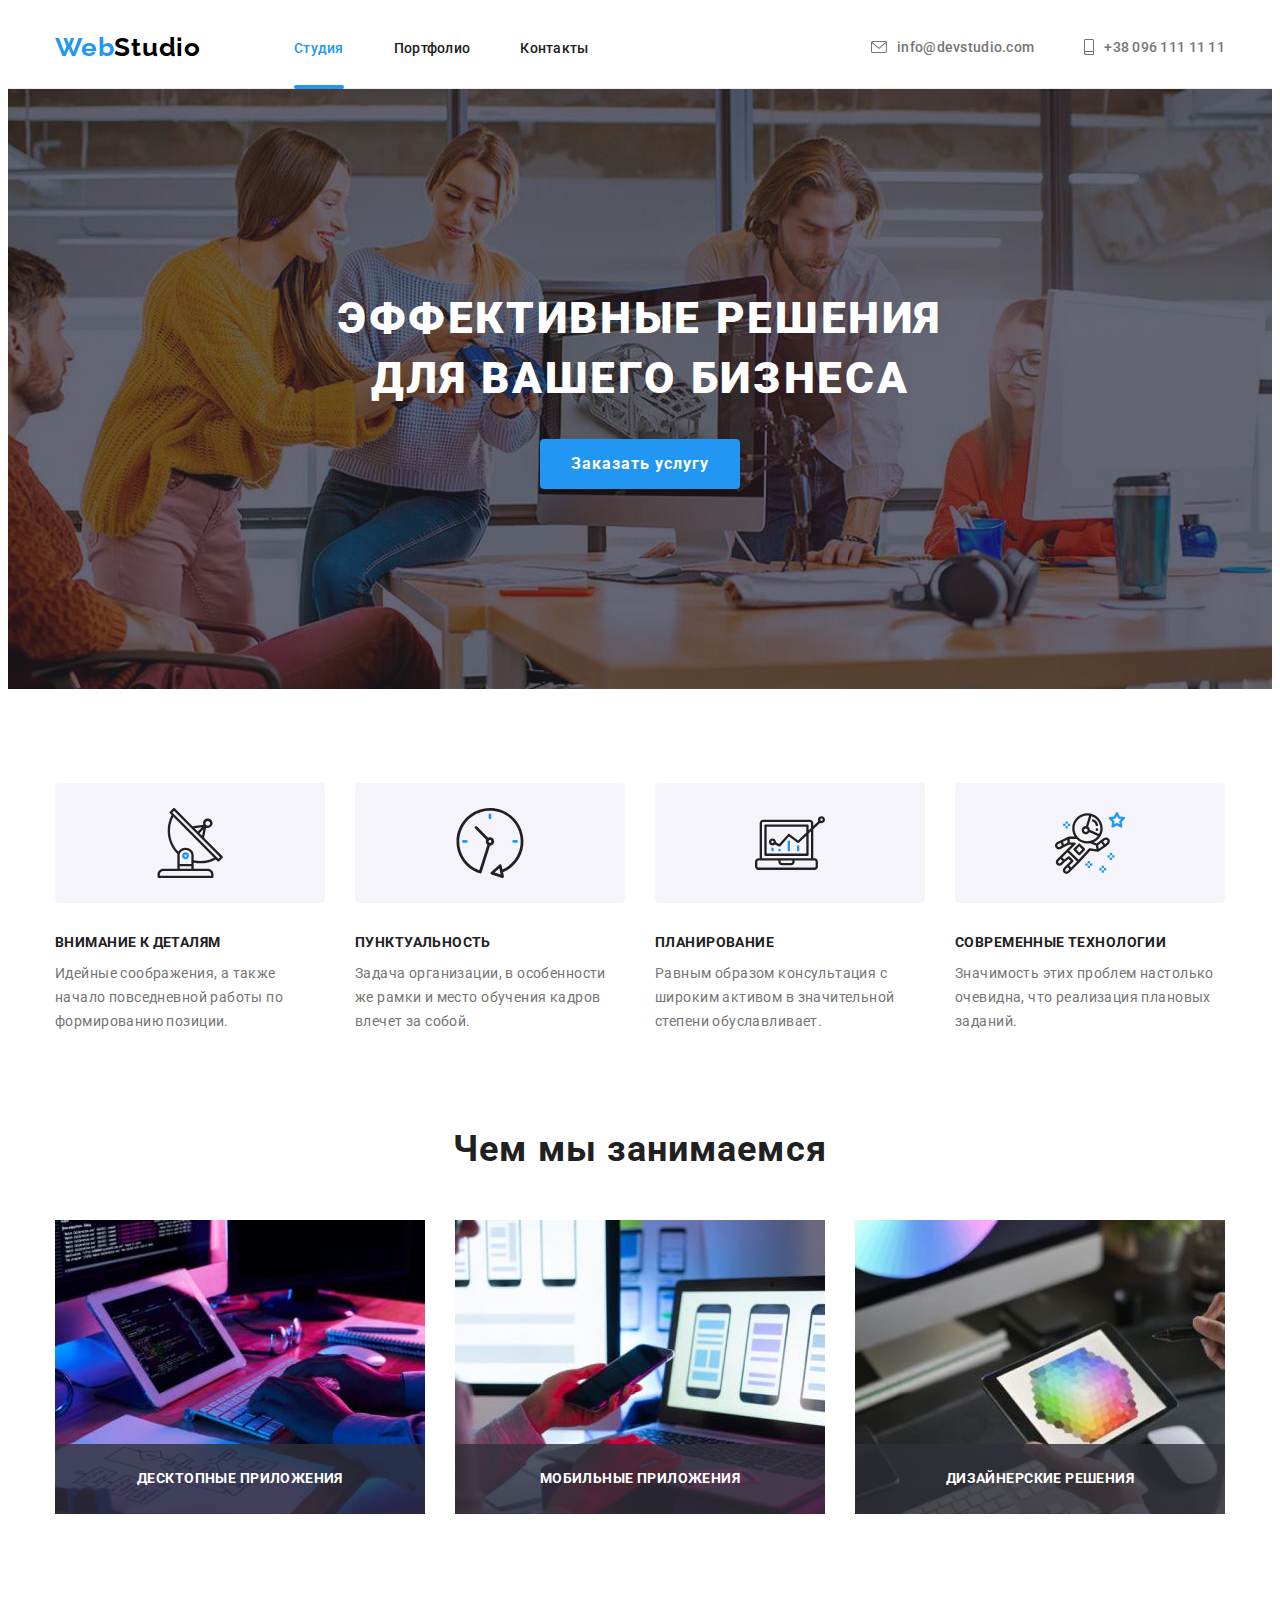
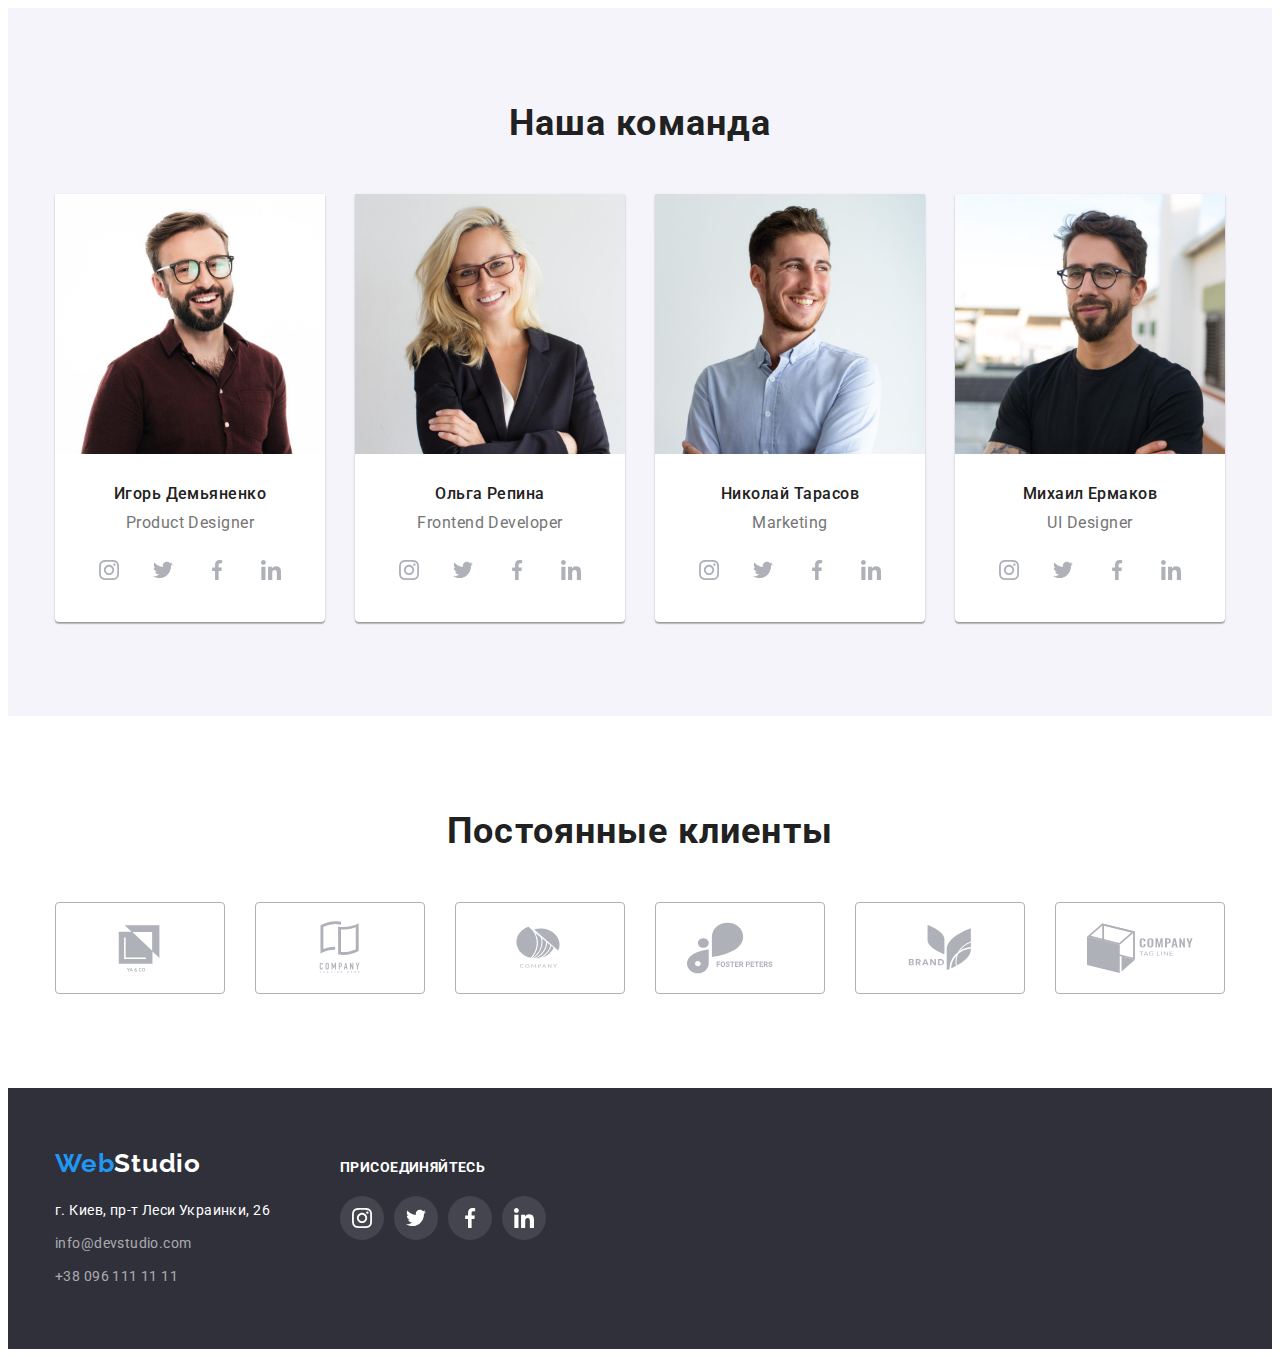
<file: index.html>
<!DOCTYPE html>
<html lang="ru">
<head>
    <meta charset="UTF-8">
    <meta http-equiv="X-UA-Compatible" content="IE=edge">
    <meta name="viewport" content="width=device-width, initial-scale=1.0">
    <title>Студия</title>
    <link rel="preconnect" href="https://fonts.googleapis.com">
    <link rel="preconnect" href="https://fonts.gstatic.com" crossorigin>
    <link href="https://fonts.googleapis.com/css2?family=Raleway:wght@700&family=Roboto:wght@400;500;700;900&display=swap"
        rel="stylesheet">
    <link rel="stylesheet" href="https://cdnjs.cloudflare.com/ajax/libs/modern-normalize/1.1.0/modern-normalize.min.css"
        integrity="sha512-wpPYUAdjBVSE4KJnH1VR1HeZfpl1ub8YT/NKx4PuQ5NmX2tKuGu6U/JRp5y+Y8XG2tV+wKQpNHVUX03MfMFn9Q=="
        crossorigin="anonymous" referrerpolicy="no-referrer" />
    <link rel="stylesheet" href="./css/styles.css" />

</head>
    <body>
        <header class="menu-header">
            <div class="container header-container">
                <nav class="header-nav">
                    <a class="logo-header link" href="./index.html" lang="en">
                        <span class="logo-accent">Web</span>Studio
                    </a>
                    <ul class="menu-list list">
                        <li class="menu-item"><a class="menu-link link current" href="./index.html">Студия</a>
                        </li>
                        <li class="menu-item"><a class="menu-link link" href="./portfolio.html">Портфолио</a>
                        </li>
                        <li class="menu-item"><a class="menu-link link" href="">Контакты</a>
                        </li>
                    </ul>
                </nav>
                <div class="header-connect">
                    <ul class="header-contacts list">
                        <li class="header-contacts-item" >
                            <a class="header-contact-mail link" href="mailto:info@devstudio.com">
                                <svg class="contact-mail">
                                    <use href="./images/sprite.svg#icon-envelope"></use>
                                </svg>
                                info@devstudio.com</a>
                        </li>
                        <li class="header-contacts-item" >
                            <a class="header-contact-tel link" href="tel:+380961111111">
                                <svg class="contact-tel">
                                    <use href="./images/sprite.svg#icon-smartphone"></use>
                                </svg>
                                +38 096 111 11 11</a>
                        </li>
                    </ul>
                </div>
            </div>
        </header>
        
        <main>
            <section class="section section-hero">
                <div class="hero-container container">
                    <h1 class="hero-title">Эффективные решения для вашего бизнеса</h1>
                    <button class="btn-hero btn" type="button" data-modal-open>Заказать услугу</button>
                </div>
            </section>

            <section class="section">
                <div class="container">
                    <h2 class="visually-hidden section-title">Особенности</h2>
                        <ul class="list list-special">
                                <li class="list-special-text">
                                    <div class="special-icon-container">
                                        <svg class="special-icon">
                                            <use href="./images/sprite.svg#icon-antena"></use>
                                        </svg>
                                    </div>
                                    <div class="special-description">
                                        <h3 class="secondary-title-special secondary-title">Внимание к деталям</h3>
                                        <p class="special-text-description">Идейные соображения, а также начало повседневной работы по формированию позиции.</p>
                                    </div>
                                </li>
                                
                                <li class="list-special-text" >
                                    <div class="special-icon-container">
                                        <svg class="special-icon">
                                            <use href="./images/sprite.svg#icon-clock"></use>
                                        </svg>
                                    </div>
                                    <div class="special-description">
                                    <h3 class="secondary-title-special secondary-title">Пунктуальность</h3>
                                    <p class="special-text-description">Задача организации, в особенности же рамки и место обучения кадров влечет за собой.</p>
                                    </div>
                                </li>
                                <li class="list-special-text">
                                    <div class="special-icon-container">
                                        <svg class="special-icon">
                                            <use href="./images/sprite.svg#icon-diagram"></use>
                                        </svg>
                                    </div>
                                    <div class="special-description">
                                        <h3 class="secondary-title-special secondary-title">Планирование</h3>
                                        <p class="special-text-description">Равным образом консультация с широким активом в значительной степени обуславливает.</p>
                                    </div>
                                </li>
                                <li class="list-special-text">
                                    <div class="special-icon-container">
                                        <svg class="special-icon">
                                            <use href="./images/sprite.svg#icon-astronaut"></use>
                                        </svg>
                                    </div>
                                    <div class="special-description">
                                    <h3 class="secondary-title-special secondary-title">Современные технологии</h3>
                                    <p class="special-text-description">Значимость этих проблем настолько очевидна, что реализация плановых заданий.</p>
                                    </div>
                                </li>
                            </ul>
                        
                </div>
            </section>

            <section class="section section-works" >
                <div class="container">
                    <h2 class="section-title">Чем мы занимаемся</h2>
                    <ul class="list list-works">
                        <li class="list-works-item">
                            <img src="./images/box-1.jpg" alt="программирование" width="370">
                            <div class="list-work-item-container">
                            <p class="list-work-item-text">Десктопные приложения</p>
                            </div>
                        </li>
                        <li class="list-works-item">
                            <img src="./images/box-2.jpg" alt="работа с мобильными приложениями" width="370">
                            <div class="list-work-item-container">
                            <p class="list-work-item-text">Мобильные приложения</p>
                            </div>
                        </li>
                        <li class="list-works-item">
                            <img src="./images/box-3.jpg" alt="дизайн приложений" width="370">
                            <div class="list-work-item-container">
                            <p class="list-work-item-text">Дизайнерские решения</p>
                            </div>
                        </li>
                    </ul>
                </div>
            </section>

            <section class="section section-command">
                <div class="container">
                    <h2 class="section-title">Наша команда</h2>
                    <ul class="list list-command">
                        <li class="list-command-card">
                            <img src="./images/demyanenko.jpg" alt="игорь демьяненко дизайнер" width="270">
                            <div class="list-command-card-description">
                                <h3 class="secondary-title-command secondary-title">Игорь Демьяненко</h3>
                                <p class="text-description-command" lang="en">Product Designer</p>
                                <ul class="command-social social-list list">
                                    <li class="social-item">
                                        <a href="" class="social-link">
                                            <svg class="social-icon">
                                                <use href="./images/sprite.svg#icon-instagram"></use>
                                            </svg>
                                        </a>
                                    </li>
                                    <li class="social-item">
                                        <a href="" class="social-link">
                                            <svg class="social-icon">
                                                <use href="./images/sprite.svg#icon-twitter"></use>
                                            </svg>
                                        </a>
                                    </li>
                                    <li class="social-item">
                                        <a href="" class="social-link">
                                            <svg class="social-icon">
                                                <use href="./images/sprite.svg#icon-facebook"></use>
                                            </svg>
                                        </a>
                                    </li>
                                    <li class="social-item">
                                        <a href="" class="social-link">
                                            <svg class="social-icon">
                                                <use href="./images/sprite.svg#icon-linkedin"></use>
                                            </svg>
                                        </a>
                                    </li>
                                </ul>
                            </div>
                        </li>
                        <li class="list-command-card">
                            <img src="./images/repina.jpg" alt="ольга репина фронтэнд разработчик" width="270">
                            <div class="list-command-card-description">
                                <h3 class="secondary-title-command secondary-title">Ольга Репина</h3>
                                <p class="text-description-command" lang="en">Frontend Developer</p>
                                <ul class="command-social social-list list">
                                    <li class="social-item">
                                        <a href="" class="social-link">
                                            <svg class="social-icon">
                                                <use href="./images/sprite.svg#icon-instagram"></use>
                                            </svg>
                                        </a>
                                    </li>
                                    <li class="social-item">
                                        <a href="" class="social-link">
                                            <svg class="social-icon">
                                                <use href="./images/sprite.svg#icon-twitter"></use>
                                            </svg>
                                        </a>
                                    </li>
                                    <li class="social-item">
                                        <a href="" class="social-link">
                                            <svg class="social-icon">
                                                <use href="./images/sprite.svg#icon-facebook"></use>
                                            </svg>
                                        </a>
                                    </li>
                                    <li class="social-item">
                                        <a href="" class="social-link">
                                            <svg class="social-icon">
                                                <use href="./images/sprite.svg#icon-linkedin"></use>
                                            </svg>
                                        </a>
                                    </li>
                                </ul>
                            </div>
                        </li>
                        <li class="list-command-card">
                            <img src="./images/tarasov.jpg" alt="николай тарасов маркетолог" width="270">
                            <div class="list-command-card-description">
                                <h3 class="secondary-title-command secondary-title">Николай Тарасов</h3>
                                <p class="text-description-command" lang="en">Marketing</p>
                                <ul class="command-social social-list list">
                                    <li class="social-item">
                                        <a href="" class="social-link">
                                            <svg class="social-icon">
                                                <use href="./images/sprite.svg#icon-instagram"></use>
                                            </svg>
                                        </a>
                                    </li>
                                    <li class="social-item">
                                        <a href="" class="social-link">
                                            <svg class="social-icon">
                                                <use href="./images/sprite.svg#icon-twitter"></use>
                                            </svg>
                                        </a>
                                    </li>
                                    <li class="social-item">
                                        <a href="" class="social-link">
                                            <svg class="social-icon">
                                                <use href="./images/sprite.svg#icon-facebook"></use>
                                            </svg>
                                        </a>
                                    </li>
                                    <li class="social-item">
                                        <a href="" class="social-link">
                                            <svg class="social-icon">
                                                <use href="./images/sprite.svg#icon-linkedin"></use>
                                            </svg>
                                        </a>
                                    </li>
                                </ul>
                            </div>
                        </li>
                        <li class="list-command-card">
                            <img src="./images/ermakov.jpg" alt="михаил ермаков" width="270">
                            <div class="list-command-card-description">
                                <h3 class="secondary-title-command secondary-title">Михаил Ермаков</h3>
                                <p class="text-description-command" lang="en">UI Designer</p>
                                <ul class="command-social social-list list">
                                    <li class="social-item">
                                        <a href="" class="social-link">
                                            <svg class="social-icon">
                                                <use href="./images/sprite.svg#icon-instagram"></use>
                                            </svg>
                                        </a>
                                    </li>
                                    <li class="social-item">
                                        <a href="" class="social-link">
                                            <svg class="social-icon">
                                                <use href="./images/sprite.svg#icon-twitter"></use>
                                            </svg>
                                        </a>
                                    </li>
                                    <li class="social-item">
                                        <a href="" class="social-link">
                                            <svg class="social-icon">
                                                <use href="./images/sprite.svg#icon-facebook"></use>
                                            </svg>
                                        </a>
                                    </li>
                                    <li class="social-item">
                                        <a href="" class="social-link">
                                            <svg class="social-icon">
                                                <use href="./images/sprite.svg#icon-linkedin"></use>
                                            </svg>
                                        </a>
                                    </li>
                                </ul>
                            </div>
                        </li>
                    </ul>
                </div>
            </section>
            <section class="section">
                <div class="container">
                    <h2 class="section-title">Постоянные клиенты</h2>
                    <ul class="list list-clients">
                        <li class="list-clients-logo">
                            <a href="" class="clients-logo">
                                <svg class="clients-logo-icon">
                                    <use href="./images/sprite.svg#icon-company1"></use>
                                </svg>
                            </a>
                        </li>
                            <li class="list-clients-logo">
                                <a href="" class="clients-logo">
                                    <svg class="clients-logo-icon">
                                        <use href="./images/sprite.svg#icon-company2"></use>
                                    </svg>
                                </a>
                            </li>
                            <li class="list-clients-logo">
                                <a href="" class="clients-logo">
                                    <svg class="clients-logo-icon">
                                        <use href="./images/sprite.svg#icon-company3"></use>
                                    </svg>
                                </a>
                            </li>
                            <li class="list-clients-logo">
                                <a href="" class="clients-logo">
                                    <svg class="clients-logo-icon">
                                        <use href="./images/sprite.svg#icon-company4"></use>
                                    </svg>
                                </a>
                            </li>
                            <li class="list-clients-logo">
                                <a href="" class="clients-logo">
                                    <svg class="clients-logo-icon">
                                        <use href="./images/sprite.svg#icon-company5"></use>
                                    </svg>
                                </a>
                            </li>
                            <li class="list-clients-logo">
                                <a href="" class="clients-logo">
                                    <svg class="clients-logo-icon">
                                        <use href="./images/sprite.svg#icon-company6"></use>
                                    </svg>
                                </a>
                            </li>
                    </ul>
                </div>
            </section>
        </main>
        <footer class="footer">
            <div class="container footer-container">
                <div class="footer-left">
                <a class="logo-footer link" href="./index.html" lang="en">
                    <span class="logo-accent">Web</span>Studio
                </a>
                <address class="address">
                    <p class="address-text" >г. Киев, пр-т Леси Украинки, 26</p>
                    <ul class="footer-contacts list">
                        <li class="footer-contact-item">
                            <a class="footer-contact-mail link" href="mailto:info@devstudio.com">info@devstudio.com</a>
                        </li>
                        <li class="footer-contact-item">
                            <a class="footer-contact-tel link" href="tel:+380961111111">+38 096 111 11 11</a>
                        </li>
                    </ul>
                </address>
                </div>
                <div class="footer-right">
                    <h2 class="social-title">Присоединяйтесь</h2>
                    <ul class="command-social social-list list">
                        <li class="social-item">
                            <a href="" class="social-link social-link-footer">
                                <svg class="social-icon social-icon-footer">
                                    <use href="./images/sprite.svg#icon-instagram"></use>
                                </svg>
                            </a>
                        </li>
                        <li class="social-item">
                            <a href="" class="social-link social-link-footer">
                                <svg class="social-icon social-icon-footer">
                                    <use href="./images/sprite.svg#icon-twitter"></use>
                                </svg>
                            </a>
                        </li>
                        <li class="social-item">
                            <a href="" class="social-link social-link-footer">
                                <svg class="social-icon social-icon-footer">
                                    <use href="./images/sprite.svg#icon-facebook"></use>
                                </svg>
                            </a>
                        </li>
                        <li class="social-item">
                            <a href="" class="social-link social-link-footer">
                                <svg class="social-icon social-icon-footer">
                                    <use href="./images/sprite.svg#icon-linkedin"></use>
                                </svg>
                            </a>
                        </li>
                    </ul>
                </div>
            </div>
        </footer>
        <div class="backdrop is-hidden" data-modal>
            <div class="modal">
                <button type="button" class="modal-button btn" data-modal-close>
                    <svg class="modal-close-icon">
                        <use href="./images/sprite.svg#icon-close"></use>
                    </svg>
                </button>
            </div>
        </div>
        <script src="./js/modal.js"></script>
    </body>
</html>
</file>
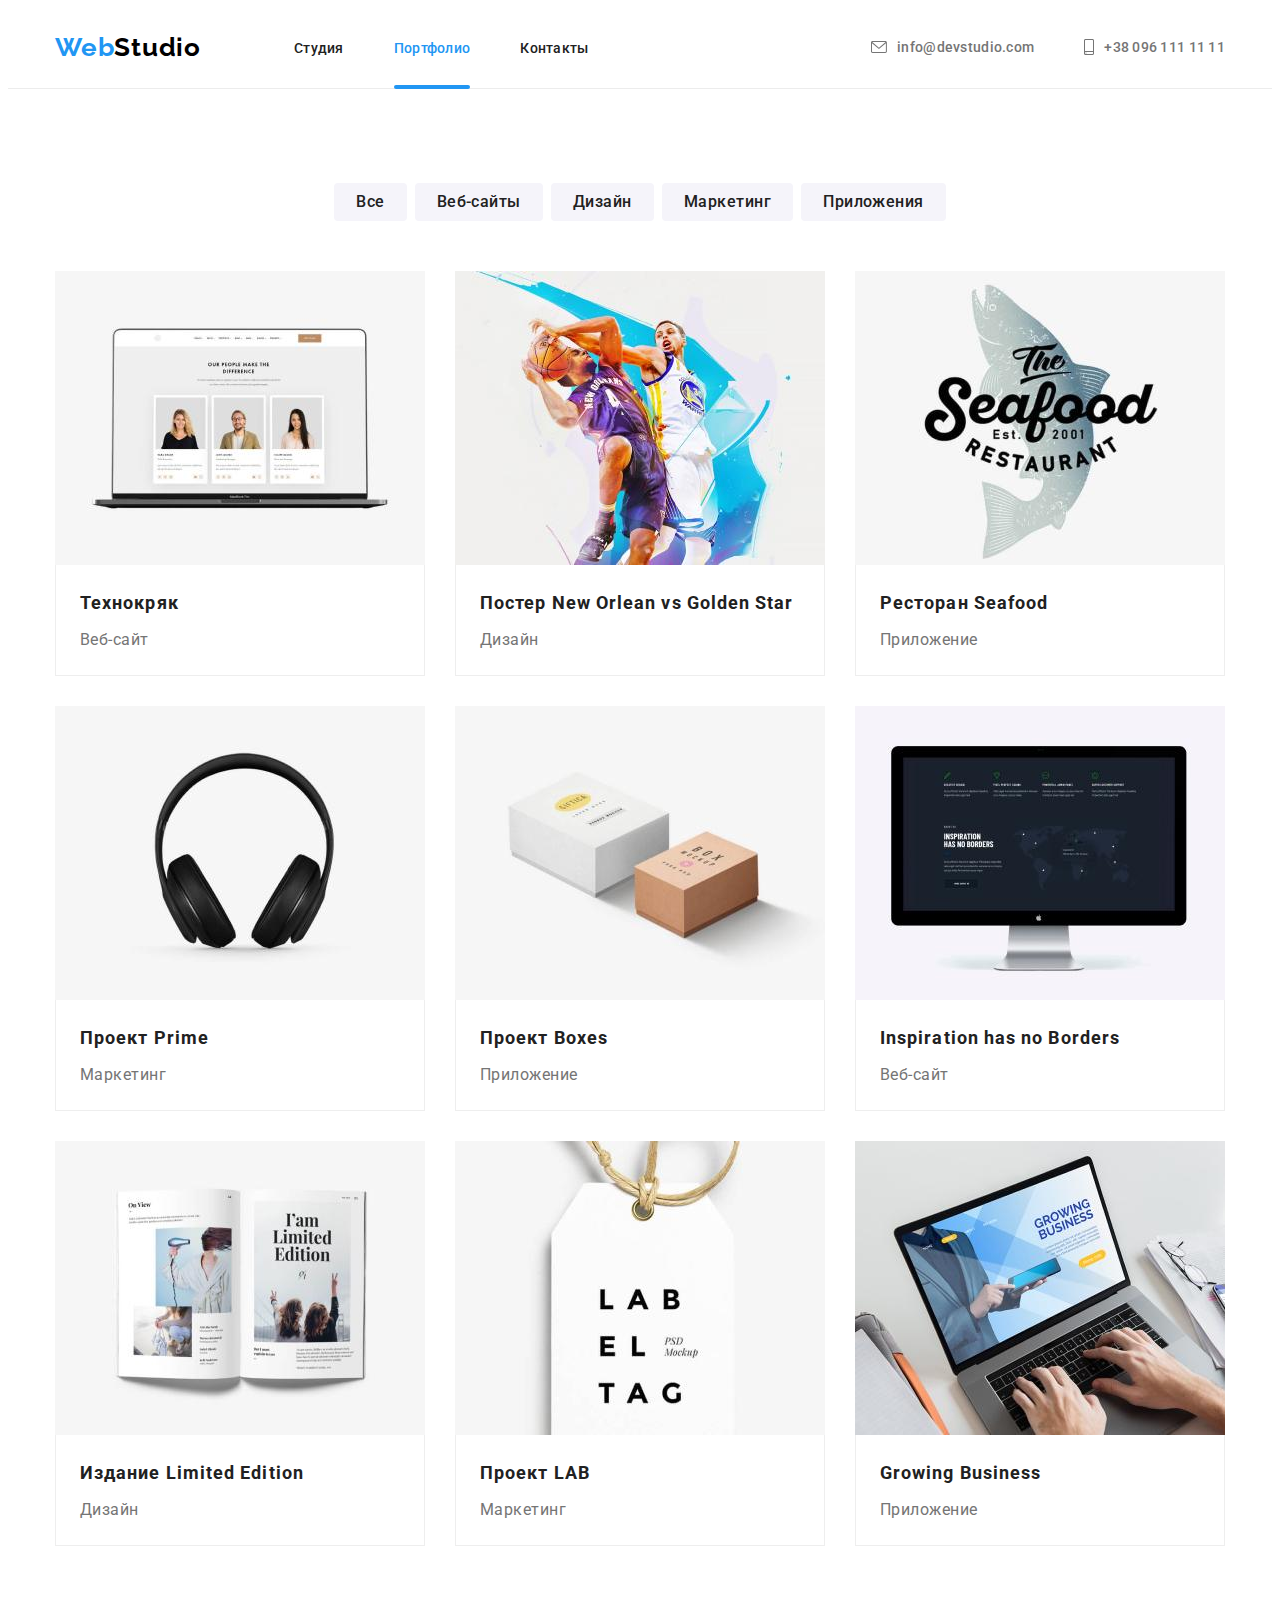
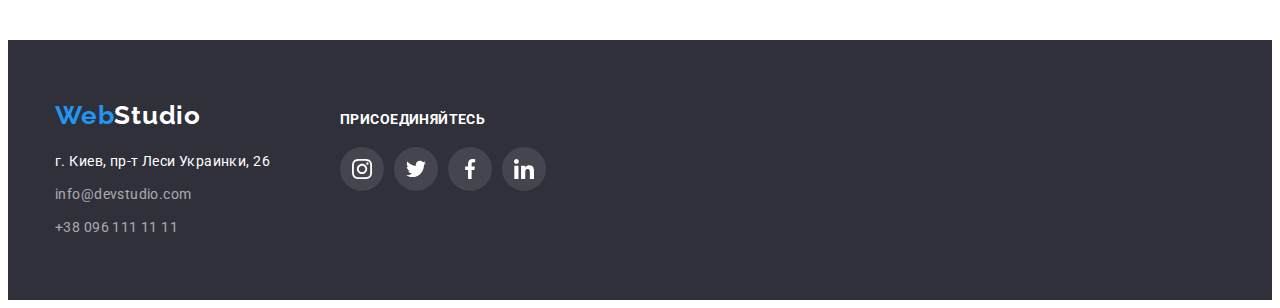
<file: portfolio.html>
<!DOCTYPE html>
<html lang="ru">
<head>
    <meta charset="UTF-8">
    <meta http-equiv="X-UA-Compatible" content="IE=edge">
    <meta name="viewport" content="width=device-width, initial-scale=1.0">
    <title>Портфолио</title>
    <link rel="preconnect" href="https://fonts.googleapis.com">
    <link rel="preconnect" href="https://fonts.gstatic.com" crossorigin>
    <link href="https://fonts.googleapis.com/css2?family=Raleway:wght@700&family=Roboto:wght@400;500;700;900&display=swap"
        rel="stylesheet">
    <link rel="stylesheet" href="https://cdnjs.cloudflare.com/ajax/libs/modern-normalize/1.1.0/modern-normalize.min.css"
        integrity="sha512-wpPYUAdjBVSE4KJnH1VR1HeZfpl1ub8YT/NKx4PuQ5NmX2tKuGu6U/JRp5y+Y8XG2tV+wKQpNHVUX03MfMFn9Q=="
        crossorigin="anonymous" referrerpolicy="no-referrer" />
    <link rel="stylesheet" href="./css/styles.css" />
    
</head>

    <body>
        <header class="menu-header">
            <div class="container header-container">
                <nav class="header-nav">
                    <a class="logo-header link" href="./index.html" lang="en">
                        <span class="logo-accent">Web</span>Studio
                    </a>
                    <ul class="menu-list list">
                        <li class="menu-item"><a class="menu-link link" href="./index.html">Студия</a>
                        </li>
                        <li class="menu-item"><a class="menu-link link current" href="./portfolio.html">Портфолио</a>
                        </li>
                        <li class="menu-item"><a class="menu-link link" href="">Контакты</a>
                        </li>
                    </ul>
                </nav>
                <div class="header-connect">
                    <ul class="header-contacts list">
                        <li class="header-contacts-item">
                            <a class="header-contact-mail link" href="mailto:info@devstudio.com">
                                <svg class="contact-mail">
                                    <use href="./images/sprite.svg#icon-envelope"></use>
                                </svg>
                                info@devstudio.com</a>
                        </li>
                        <li class="header-contacts-item">
                            <a class="header-contact-tel link" href="tel:+380961111111">
                                <svg class="contact-tel">
                                    <use href="./images/sprite.svg#icon-smartphone"></use>
                                </svg>
                                +38 096 111 11 11</a>
                        </li>
                    </ul>
                </div>
            </div>
        </header>

        <main>
            <section class="section">
                <div class="container">
                    <h1 class="visually-hidden section-title">Наши работы</h1>
                        <ul class="filter-button-list list">
                            <li class="filter-button-item"><button class="filter-button btn" type="button">Все</button></li>
                            <li class="filter-button-item"><button class="filter-button btn" type="button">Веб-сайты</button></li>
                            <li class="filter-button-item"><button class="filter-button btn" type="button">Дизайн</button></li>
                            <li class="filter-button-item"><button class="filter-button btn" type="button">Маркетинг</button></li>
                            <li class="filter-button-item"><button class="filter-button btn" type="button">Приложения</button></li>
                        </ul>                   
                        <ul class="filter-cards-list list">
                            <li class="filter-cards-item">
                                <a href="" class="filter-cards-item-link link">
                                    <div class="filter-cards-wrap">
                                    <img src="./images/tehnokryak.jpg" alt="технокряк" width="370">
                                    <p class="filter-cards-item-text">Технокряк это современная площадка распространения коронавируса. Компании используют эту платформу для цифрового
                                    шпионажа и атак на защищённые сервера конкурентов.</p>
                                    </div>
                                    <div class="filter-cards-item-description" >
                                        <h2 class="filter-title-text secondary-title" >Технокряк</h2>
                                        <p class="filter-text-description">Веб-сайт</p>
                                    </div>
                                </a>
                            </li>
                            <li class="filter-cards-item">
                                <a href="" class="filter-cards-item-link link">
                                    <div class="filter-cards-wrap">
                                <img src="./images/new-orlean.jpg" alt="постер нью орлеан против голден стар" width="370">
                                <p class="filter-cards-item-text">Технокряк это современная площадка распространения коронавируса. Компании используют
                                    эту платформу для цифрового
                                    шпионажа и атак на защищённые сервера конкурентов.</p>
                                </div>
                                <div class="filter-cards-item-description" >
                                    <h2 class="filter-title-text secondary-title" >Постер <span lang="en">New Orlean vs Golden Star</span></h2>
                                    <p class="filter-text-description">Дизайн</p>
                                </div>
                                </a>
                            </li>
                            <li class="filter-cards-item">
                                <a href="" class="filter-cards-item-link link">
                                    <div class="filter-cards-wrap">
                                        <img src="./images/seafood.jpg" alt="ресторан сифуд" width="370">
                                        <p class="filter-cards-item-text">Технокряк это современная площадка распространения коронавируса. Компании используют
                                            эту платформу для цифрового шпионажа и атак на защищённые сервера конкурентов.</p>
                                    </div>
                                <div class="filter-cards-item-description" >
                                    <h2 class="filter-title-text secondary-title" >Ресторан <span lang="en">Seafood</span></h2>
                                    <p class="filter-text-description">Приложение</p>
                                </div>
                                </a>
                            </li>
                            <li class="filter-cards-item">
                                <a href="" class="filter-cards-item-link link">
                                <div class="filter-cards-wrap">
                                    <img src="./images/prime.jpg" alt="проект прайм" width="370">
                                    <p class="filter-cards-item-text">Технокряк это современная площадка распространения коронавируса. Компании используют
                                        эту платформу для цифрового шпионажа и атак на защищённые сервера конкурентов.</p>
                                </div>
                                <div class="filter-cards-item-description" >
                                    <h2 class="filter-title-text secondary-title" >Проект <span lang="en">Prime</span></h2>
                                    <p class="filter-text-description">Маркетинг</p>
                                </div>
                                </a>
                            </li>
                            <li class="filter-cards-item">
                                <a href="" class="filter-cards-item-link link">
                                <div class="filter-cards-wrap">
                                    <img src="./images/boxes.jpg" alt="проект боксез" width="370">
                                    <p class="filter-cards-item-text">Технокряк это современная площадка распространения коронавируса. Компании используют
                                        эту платформу для цифрового шпионажа и атак на защищённые сервера конкурентов.</p>
                                </div>
                                <div class="filter-cards-item-description" >
                                    <h2 class="filter-title-text secondary-title" >Проект <span lang="en">Boxes</span></h2>
                                    <p class="filter-text-description">Приложение</p>
                                </div>
                                </a>
                            </li>
                            <li class="filter-cards-item">
                                <a href="" class="filter-cards-item-link link">
                                <div class="filter-cards-wrap">
                                    <img src="./images/inspiration.jpg" alt="веб-сайт инспирейшн" width="370">
                                    <p class="filter-cards-item-text">Технокряк это современная площадка распространения коронавируса. Компании используют
                                    эту платформу для цифрового шпионажа и атак на защищённые сервера конкурентов.</p>
                                </div>
                                <div class="filter-cards-item-description">
                                    <h2 class="filter-title-text secondary-title"  lang="en">Inspiration has no Borders</h2>
                                    <p class="filter-text-description">Веб-сайт</p>
                                </div>
                                </a>
                            </li>
                            <li class="filter-cards-item">
                                <a href="" class="filter-cards-item-link link">
                                <div class="filter-cards-wrap">
                                    <img src="./images/limited-edition.jpg" alt="издание лимитед эдишн" width="370">
                                    <p class="filter-cards-item-text">Технокряк это современная площадка распространения коронавируса. Компании используют
                                    эту платформу для цифрового шпионажа и атак на защищённые сервера конкурентов.</p>
                                </div>
                                <div class="filter-cards-item-description" >
                                    <h2 class="filter-title-text secondary-title" >Издание <span lang="en">Limited Edition</span></h2>
                                    <p class="filter-text-description">Дизайн</p>
                                </div>
                                </a>
                            </li>
                            <li class="filter-cards-item">
                                <a href="" class="filter-cards-item-link link">
                                <div class="filter-cards-wrap">
                                <img src="./images/lab.jpg" alt="проект лаб" width="370">
                                <p class="filter-cards-item-text">Технокряк это современная площадка распространения коронавируса. Компании используют
                                    эту платформу для цифрового шпионажа и атак на защищённые сервера конкурентов.</p>
                                </div>
                                <div class="filter-cards-item-description" >
                                    <h2 class="filter-title-text secondary-title" >Проект <span lang="en">LAB</span></h2>
                                    <p class="filter-text-description">Маркетинг</p>
                                </div>
                                </a>
                            </li>
                            <li class="filter-cards-item">
                                <a href="" class="filter-cards-item-link link">
                                <div class="filter-cards-wrap">
                                <img src="./images/growing.jpg" alt="проект лаб" width="370">
                                <p class="filter-cards-item-text">Технокряк это современная площадка распространения коронавируса. Компании используют
                                    эту платформу для цифрового шпионажа и атак на защищённые сервера конкурентов.</p>
                                </div>
                                <div class="filter-cards-item-description">
                                    <h2 class="filter-title-text secondary-title"  lang="en">Growing Business</h2>
                                    <p class="filter-text-description">Приложение</p>
                                </div>
                                </a>
                            </li>
                        </ul>
                </div>
            </section>
        </main>
        <footer class="footer">
            <div class="container footer-container">
                <div class="footer-left">
                    <a class="logo-footer link" href="./index.html" lang="en">
                        <span class="logo-accent">Web</span>Studio
                    </a>
                    <address class="address">
                        <p class="address-text">г. Киев, пр-т Леси Украинки, 26</p>
                        <ul class="footer-contacts list">
                            <li class="footer-contact-item">
                                <a class="footer-contact-mail link" href="mailto:info@devstudio.com">info@devstudio.com</a>
                            </li>
                            <li class="footer-contact-item">
                                <a class="footer-contact-tel link" href="tel:+380961111111">+38 096 111 11 11</a>
                            </li>
                        </ul>
                    </address>
                </div>
                <div class="footer-right">
                    <h2 class="social-title">Присоединяйтесь</h2>
                    <ul class="command-social social-list list">
                        <li class="social-item">
                            <a href="" class="social-link social-link-footer">
                                <svg class="social-icon social-icon-footer">
                                    <use href="./images/sprite.svg#icon-instagram"></use>
                                </svg>
                            </a>
                        </li>
                        <li class="social-item">
                            <a href="" class="social-link social-link-footer">
                                <svg class="social-icon social-icon-footer">
                                    <use href="./images/sprite.svg#icon-twitter"></use>
                                </svg>
                            </a>
                        </li>
                        <li class="social-item">
                            <a href="" class="social-link social-link-footer">
                                <svg class="social-icon social-icon-footer">
                                    <use href="./images/sprite.svg#icon-facebook"></use>
                                </svg>
                            </a>
                        </li>
                        <li class="social-item">
                            <a href="" class="social-link social-link-footer">
                                <svg class="social-icon social-icon-footer">
                                    <use href="./images/sprite.svg#icon-linkedin"></use>
                                </svg>
                            </a>
                        </li>
                    </ul>
                </div>
            </div>
        </footer>
    </body>
</html>
</file>
<file: css/styles.css>
:root {
 --logo-header-color:#000000;
 --logo-footer-color: #FFFFFF;
 --primary-text-color: #757575;
 --secondary-text-color: #FFFFFF;
 --active-text-color: #FFFFFF;
 --accent-color: #2196F3;
 --primary-title-hero-color: #FFFFFF;
 --secondary-title-color: #212121;
 --background-hero-color: #C4C4C4;
 --background-footer-color: #2F303A;
 --button-hero-color: #2196F3;
 --button-hero-hover-color:#188CE8;
 --button-color: #F5F4FA;
 --button-active-color: #2196F3;
 --button-text-active-color: #FFFFFF;
 --footer-contact-color: rgba(255, 255, 255, 0.6);
 --border-header-color: #ECECEC;
 --section-color: #F5F4FA;
 --background-command-card-color: #FFFFFF;
 --background-command-icon-color: #FFFFFF;
 --icon-color: #AFB1B8;
 --icon-color-light: #FFFFFF;
 --background-icon-special: #F5F4FA;
 --special-icon-color: #212121;
 --background-modal-hero-color: #FFFFFF;
}

html {
    box-sizing: border-box;
    scroll-behavior: smooth;
}

*,
*::after,
*::before {
    box-sizing: inherit;
}

p, h1, h2, h3, h4, h5,h6 {
    margin: 0;
}

img {
    display: block;
    max-width: 100%;
    height: auto;
}

ul {
    margin: 0;
    padding: 0;
}

body {
    font-family: 'Roboto', sans-serif;
    color: var(--primary-text-color);
}

.container {
    width: 1200px;
    padding-left: 15px;
    padding-right: 15px;
    margin-left: auto;
    margin-right: auto;
}

.list {
    list-style: none;
    padding: 0;
    margin: 0;
}

.link {
    text-decoration: none;
    color: inherit;
}

.btn {
    padding: 0;
    font-family: inherit;
    cursor: pointer;
    border-style: none;
    display: block;
}

.address {
    font-style: normal;
}

.secondary-title {
    color: var(--secondary-title-color);
}


.menu-link {
    position: relative;
}

.section {
    padding-top: 94px;
    padding-bottom: 94px;
}

/* ----------------------Header----------------------- */

.menu-header {
    padding-top: 24px;
    padding-bottom: 25px;
    border-bottom: 1px solid var(--border-header-color);
    /* position: fixed;
    top: 0;
    left: 0;
    z-index: 2; */
}

.header-container {
    display: flex;
    align-items: center;
}

.header-nav {
    display: flex;
    align-items: center;
}

.menu-list {
    display: flex;
}

.logo-header {
    display: block;
    font-family: 'Raleway', sans-serif;
    font-weight: bold;
    font-size: 26px;
    line-height: 1.19;
    letter-spacing: 0.03em;
    margin-right: 93px;
    color: var(--logo-header-color);
    transition-property: color;
    transition-duration: 250ms;
    transition-timing-function: cubic-bezier(0.4, 0, 0.2, 1);
}

.logo-header:focus,
.logo-header:hover {
    color: var(--logo-header-color);
}

.logo-accent {
    color: var(--accent-color);
}

.menu-item:not(:last-child) {
    margin-right: 50px;
}

.menu-link {
    position: relative;
    font-weight: 500;
    font-size: 14px;
    line-height: 1.14;
    letter-spacing: 0.02em;
    color: var(--secondary-title-color);
    transition-property: color;
    transition-duration: 250ms;
    transition-timing-function: cubic-bezier(0.4, 0, 0.2, 1);
}

.menu-link:hover,
.menu-link:focus {
    color: var(--accent-color);
}

.menu-list .menu-link.current {
    color: var(--accent-color);
}

.menu-link.current::after {
    display: block;
    position: absolute;
    top: 45px;
    content: '';
    width: 100%;
    height: 4px;
    border-radius: 2px;
    background-color: var(--accent-color);

}

.header-connect {
    display: flex;
    margin-left: auto;
    }

.header-contacts {
    display: flex;
    align-items: center;
    justify-content: center
}

.header-contact-mail,
.header-contact-tel {
    display: flex;
    font-weight: 500;
    font-size: 14px;
    line-height: 1.14px;
    letter-spacing: 0.02em;
    color: var(--primary-text-color);
    align-items: center;
    justify-content: center;
    transition-property: color;
    transition-duration: 250ms;
    transition-timing-function: cubic-bezier(0.4, 0, 0.2, 1);
}

.contact-mail {
    width: 16px;
    height: 12px;
    fill: currentColor;
    margin-right: 10px;
    transition-property: fill;
    transition-duration: 250ms;
    transition-timing-function: cubic-bezier(0.4, 0, 0.2, 1);
}

.contact-tel {
    width: 10px;
    height: 16px;
    fill: currentColor;
    margin-right: 10px;
    transition-property: fill;
    transition-duration: 250ms;
    transition-timing-function: cubic-bezier(0.4, 0, 0.2, 1);
}

.header-contact-mail:hover .contact-mail,
.header-contact-mail:focus .contact-mail {
    fill: var(--accent-color);
}

.header-contact-mail:hover,
.header-contact-mail:focus {
    color: var(--accent-color);
}

.header-contact-tel:hover,
.header-contact-tel:focus {
    color: var(--accent-color);
}

.header-contact-tel:hover .contact-tel,
.header-contact-tel:focus .contact-tel {
    fill: var(--accent-color);
}

.header-contacts-item:not(:first-child) {
    margin-left: 50px;
}


/* ------------------Hero-------------------- */
.section-hero {
    background-color: var(--background-hero-color);
    padding-top: 200px;
    padding-bottom: 200px;
    background-image: linear-gradient(to right, 
        rgba(47, 48, 58, 0.4), 
        rgba(47, 48, 58, 0.4) 
        ),
    url(../images/bg-hero.jpg);
    background-repeat: no-repeat;
    background-size: cover;
    background-position: center;
    max-width: 1600px;
    margin: 0 auto;
}

.hero-container {
    text-align: center;
}

.hero-title {
    width: 696px;
    margin-right: auto;
    margin-left: auto;
    margin-bottom: 30px;
    font-weight: 900;
    font-size: 44px;
    line-height: 1.36;
    text-align: center;
    letter-spacing: 0.06em;
    text-transform: uppercase;
    color: var(--primary-title-hero-color);
}

.btn-hero {
    display: block;
    margin: 0 auto;
    min-width: 200px;
    min-height: 50px;
    padding-top: 10px;
    padding-bottom: 10px;
    font-weight: 700;
    font-size: 16px;
    line-height: 1.87;
    text-align: center;
    letter-spacing: 0.06em;
    color: var(--button-text-active-color);
    background-color: var(--button-hero-color);
    box-shadow: 0px 4px 4px rgba(0, 0, 0, 0.15);
    border-radius: 4px;
    transition-property: background-color;
    transition-duration: 250ms;
    transition-timing-function: cubic-bezier(0.4, 0, 0.2, 1);
}

.btn-hero:hover,
.btn-hero:focus {
    background-color: var(--button-hero-hover-color);
}

/*-----------------------Special--------------------*/

.section-title {
    font-weight: 700;
    font-size: 36px;
    line-height: 1.17;
    text-align: center;
    letter-spacing: 0.03em;
    color: var(--secondary-title-color);
    margin-bottom: 50px;
}

.visually-hidden {
    position: absolute;
    clip: rect(0 0 0 0);
    width: 1px;
    height: 1px;
    margin: -1px;
}

.list-special {
    display: flex;
}

.list-special-text {
    width: 270px;
}

.special-icon-container {
    height: 120px;
    background-color: var(--background-icon-special);
    border-radius: 4px;
    margin-bottom: 30px;
    display: flex;
    align-items: center;
    justify-content: center;
}

.special-icon {
    width: 70px;
    height: 70px;
    fill: var(--special-icon-color);
}

.list-special-text:not(:last-child) {
    margin-right: 30px;
}

.secondary-title {
    font-weight: bold;
    color: var(--secondary-title-color)
}

.secondary-title-special {
    font-weight: 700;
    font-size: 14px;
    line-height: 1.4;
    letter-spacing: 0.03em;
    text-transform: uppercase;
    margin-bottom: 10px;
}

.special-text-description {
    font-size: 14px;
    line-height: 1.71;
    letter-spacing: 0.03em;
}

/*-----------------------Works--------------------*/

.section-works {
    padding-top: 0;
}

.list-works {
    display: flex;
    flex-wrap: wrap;
    margin-left: -30px;
    margin-bottom: -30px;
}

.list-works-item{
    width: calc((100% - 30px*3) / 3);
    margin-left: 30px;
    margin-bottom: 30px;
    position: relative;
}

.list-work-item-container {
    position: absolute;
    bottom: 0;
    left: 0;
    width: 100%;
    height: 70px;
    background-color: rgba(47, 48, 58, 0.8);
    display: flex;
    align-items: center;
    justify-content: center;
}

.list-work-item-text {
    font-weight: 700;
    font-size: 14px;
    line-height: 1.14;
    letter-spacing: 0.03em;
    text-transform: uppercase;
    color: var(--secondary-text-color);
}

/*-----------------------Command--------------------*/

.section-command {
    background-color: var(--section-color);
}

.list-command {
    display: flex;
    flex-wrap: wrap;
    margin-left: -30px;
    margin-bottom: -30px;
}

.list-command-card {
    width: calc((100% - 30px*4) / 4);
    margin-left: 30px;
    margin-bottom: 30px;
}

.list-command-card {
    background-color: var(--background-command-card-color);
    border-radius: 0 0 4px 4px;
    box-shadow: 0px 1px 3px rgba(0, 0, 0, 0.12), 
    0px 1px 1px rgba(0, 0, 0, 0.14), 
    0px 2px 1px rgba(0, 0, 0, 0.2);
}

.list-command-card-description {
    padding-top: 30px;
    padding-bottom: 30px;
}

.secondary-title-command {
    margin-bottom: 10px;
    font-weight: 500;
    font-size: 16px;
    line-height: 1.19;
    text-align: center;
    letter-spacing: 0.03em;
    }

.text-description-command {
    font-size: 16px;
    line-height: 1.19;
    text-align: center;
    letter-spacing: 0.03em;
    margin-bottom: 16px;
    }

.social-list {
    display: flex;
    justify-content: center;
}

.social-item {
    width: 44px;
    height: 44px;
    margin-right: 10px;
}

.social-item:last-child {
    margin-right: 0;
}

.social-icon {
    width: 20px;
    height: 20px;
    fill: var(--icon-color);
    transition-property: fill;
    transition-duration: 250ms;
    transition-timing-function: cubic-bezier(0.4, 0, 0.2, 1);
}

.social-link {
    width: 100%;
    height: 100%;
    background-color: var(--background-command-icon-color);
    border-radius: 50%;
    display: flex;
    align-items: center;
    justify-content: center;
    transition-property: background-color;
    transition-duration: 250ms;
    transition-timing-function: cubic-bezier(0.4, 0, 0.2, 1);
}

.social-link:hover .social-icon,
.social-link:focus .social-icon {
    fill: var(--icon-color-light);
}

.social-link:hover,
.social-link:focus {
    background-color: var(--accent-color);
}

/*-----------------Clients-------------*/

/*.list-clients {
    display: flex;
}*/

.list-clients-logo {
    width: 170px;
    height: 92px;
}

.clients-logo {
    width: 100%;
    height: 100%;
    border: 1px solid var(--icon-color);
    box-sizing: border-box;
    border-radius: 4px;
    display: flex;
    align-items: center;
    justify-content: center;
    transition-property: border;
    transition-duration: 250ms;
    transition-timing-function: cubic-bezier(0.4, 0, 0.2, 1);
}

.clients-logo:hover,
.clients-logo:focus {
    border:1px solid var(--accent-color);
}

.clients-logo:hover .clients-logo-icon,
.clients-logo:focus .clients-logo-icon {
    fill: var(--accent-color);
}

.clients-logo-icon {
    width: 106px;
    height: 60px;
    fill: var(--icon-color);
    transition-property: fill;
    transition-duration: 250ms;
    transition-timing-function: cubic-bezier(0.4, 0, 0.2, 1);
}

.list-clients {
    display: flex;
    flex-wrap: wrap;
    margin-left: -30px;
    margin-bottom: -30px;
}

.list-clients-logo {
    width: calc((100% - 30px*6) / 6);
    margin-left: 30px;
    margin-bottom: 30px;
}

/*-----------------Portfolio-------------*/

.filter-button-list {
    display: flex;
    align-items: center;
    justify-content: center;
    margin-bottom: 50px;
}

.filter-button {
    padding: 6px 22px;    
    font-weight: 500;
    font-size: 16px;
    line-height: 1.62;
    text-align: center;
    letter-spacing: 0.03em;
    background-color: var(--button-color);
    color: var(--secondary-title-color);
    border-radius: 4px;
    transition:color 250ms cubic-bezier(0.4, 0, 0.2, 1), 
    background-color 250ms cubic-bezier(0.4, 0, 0.2, 1), box-shadow 250ms cubic-bezier(0.4, 0, 0.2, 1);
}

.filter-button-item:not(:last-child) {
    margin-right: 8px;
}
.filter-button:hover,
.filter-button:focus {
    background-color: var(--button-active-color);
    color: var(--button-text-active-color);
    box-shadow: 0px 3px 1px rgba(0, 0, 0, 0.1), 
    0px 1px 2px rgba(0, 0, 0, 0.08), 
    0px 2px 2px rgba(0, 0, 0, 0.12);
}

.filter-cards-list {
    display: flex;
    flex-wrap: wrap;
    margin-left: -30px;
    margin-bottom: -30px;
}

.filter-cards-wrap {
    position: relative;
    overflow: hidden;
}

.filter-cards-item {
    width: calc((100% - 30px*3) / 3);
    margin-left: 30px;
    margin-bottom: 30px;
    background-color: var(--background-command-card-color);
    }

.filter-cards-item-link {
    display: block;
    transition-property: box-shadow;
    transition-duration: 250ms;
    transition-timing-function: cubic-bezier(0.4, 0, 0.2, 1);
}

.filter-cards-item-link:focus,
.filter-cards-item-link:hover {
    box-shadow: 0px 4px 4px rgba(0, 0, 0, 0.25);
    
}

.filter-cards-item-link:hover .filter-cards-item-text ,
.filter-cards-item-link:focus .filter-cards-item-text {
    transform: translateY(0);
    transition: transform 250ms linear;
}

.filter-cards-item-description {
    padding: 20px 0 20px 24px;
    border-right: 1px solid #EEEEEE;
    border-bottom: 1px solid #EEEEEE;
    border-left: 1px solid #EEEEEE;
}

.filter-cards-item-text {
    position: absolute;
    top: 0;
    left: 0;
    padding-top: 63px;
    padding-left: 24px;
    padding-right: 24px;
    height: 100%;
    font-style: normal;
    font-weight: normal;
    font-size: 18px;
    letter-spacing: 0.03em;
    line-height: 1.56;
    color: var(--active-text-color);
    background-color: var(--accent-color);
    transform: translateY(100%);
    transition: transform 300ms linear;
}

.filter-title-text {
    margin-bottom: 4px;
    font-weight: 700;
    font-size: 18px;
    line-height: 2;
    letter-spacing: 0.06em;
}

.filter-text-description {
    font-size: 16px;
    line-height: 1.87;
    letter-spacing: 0.03em;
}

/*-----------------------Footer--------------------*/
.footer {
    background-color: var(--background-footer-color);
    padding-top: 60px;
    padding-bottom: 60px;
}

.footer-container {
    display: flex;
    align-items: baseline;
}

.footer-left {
    margin-right: 70px;
}

.footer-right {
    align-items: baseline;
}

.logo-footer {
    display: inline-block;
    margin-bottom: 20px;
    font-family: 'Raleway';
    font-weight: 700;
    font-size: 26px;
    line-height: 1.19;
    letter-spacing: 0.03em;
    color: var(--logo-footer-color);
}

.address-text {
    margin-bottom: 9px;
    font-size: 14px;
    line-height: 1.71;
    letter-spacing: 0.03em;
    color: var(--secondary-text-color);
}

.footer-contact-item:not(:last-child) {
    margin-bottom: 9px;
}

.footer-contact-mail {
    font-size: 14px;
    line-height: 1.71;
    letter-spacing: 0.03em;
    color: var(--footer-contact-color);
}

.footer-contact-tel {
    font-size: 14px;
    line-height: 1.71;
    letter-spacing: 0.03em;
    color: var(--footer-contact-color);
}

.social-title {
    font-weight: bold;
    font-size: 14px;
    line-height: 1.14;
    letter-spacing: 0.03em;
    text-transform: uppercase;
    color: var(--active-text-color);
    margin-bottom: 20px;
}

.social-link-footer {
    background-color: rgba(255, 255, 255, 0.1);
    transition-property: background-color;
    transition-duration: 250ms;
    transition-timing-function: cubic-bezier(0.4, 0, 0.2, 1);
}

.social-icon-footer {
    fill: var(--icon-color-light);
    transition-property: fill;
    transition-duration: 250ms;
    transition-timing-function: cubic-bezier(0.4, 0, 0.2, 1);
}

.social-link-footer:hover .social-icon-footer,
.social-link-footer:focus .social-icon-footer {
    fill: var(--icon-color-light);
}

.social-link-footer:hover,
.social-link-footer:focus {
    background-color: var(--accent-color);
}

/*-----------------------Modal--------------------*/

.backdrop {
    width: 100vw;
    height: 100vh;
    background-color: rgba(0, 0, 0, 0.2);
    position: fixed;
    top: 0;
    left: 0;
    transition: opacity 500ms linear, visibility 500ms linear;
}

.modal {
    position: absolute;
    width: 528px;
    min-height: 581px;
    background-color: var(--background-modal-hero-color);
    box-shadow: 0px 1px 3px rgba(0, 0, 0, 0.12), 
    0px 1px 1px rgba(0, 0, 0, 0.14), 
    0px 2px 1px rgba(0, 0, 0, 0.2);
    border-radius: 4px;
    top: 50%;
    left: 50%;
    transform: translate(-50%, -50%) scale(0.8);
    transition: transform 250ms linear, visibility 500ms linear;
}

.modal-button {
    background: #FFFFFF;
    border: 1px solid rgba(0, 0, 0, 0.1);
    box-sizing: border-box;
    width: 30px;
    height: 30px;
    border-radius: 50%;
    position: absolute;
    top: 8px;
    right: 8px;
    display: flex;
    align-items: center;
    justify-content: center;
}

.modal-close-icon {
    width: 18px;
    height: 18px;
}

.backdrop.is-hidden {
    visibility: hidden;
    opacity: 0;
    pointer-events: none;
}

.backdrop.is-hidden .modal {
    transform: translate(-50%, -50%) scale(1);
    transition: transform 500ms linear, visibility 500ms linear;
}
</file>
